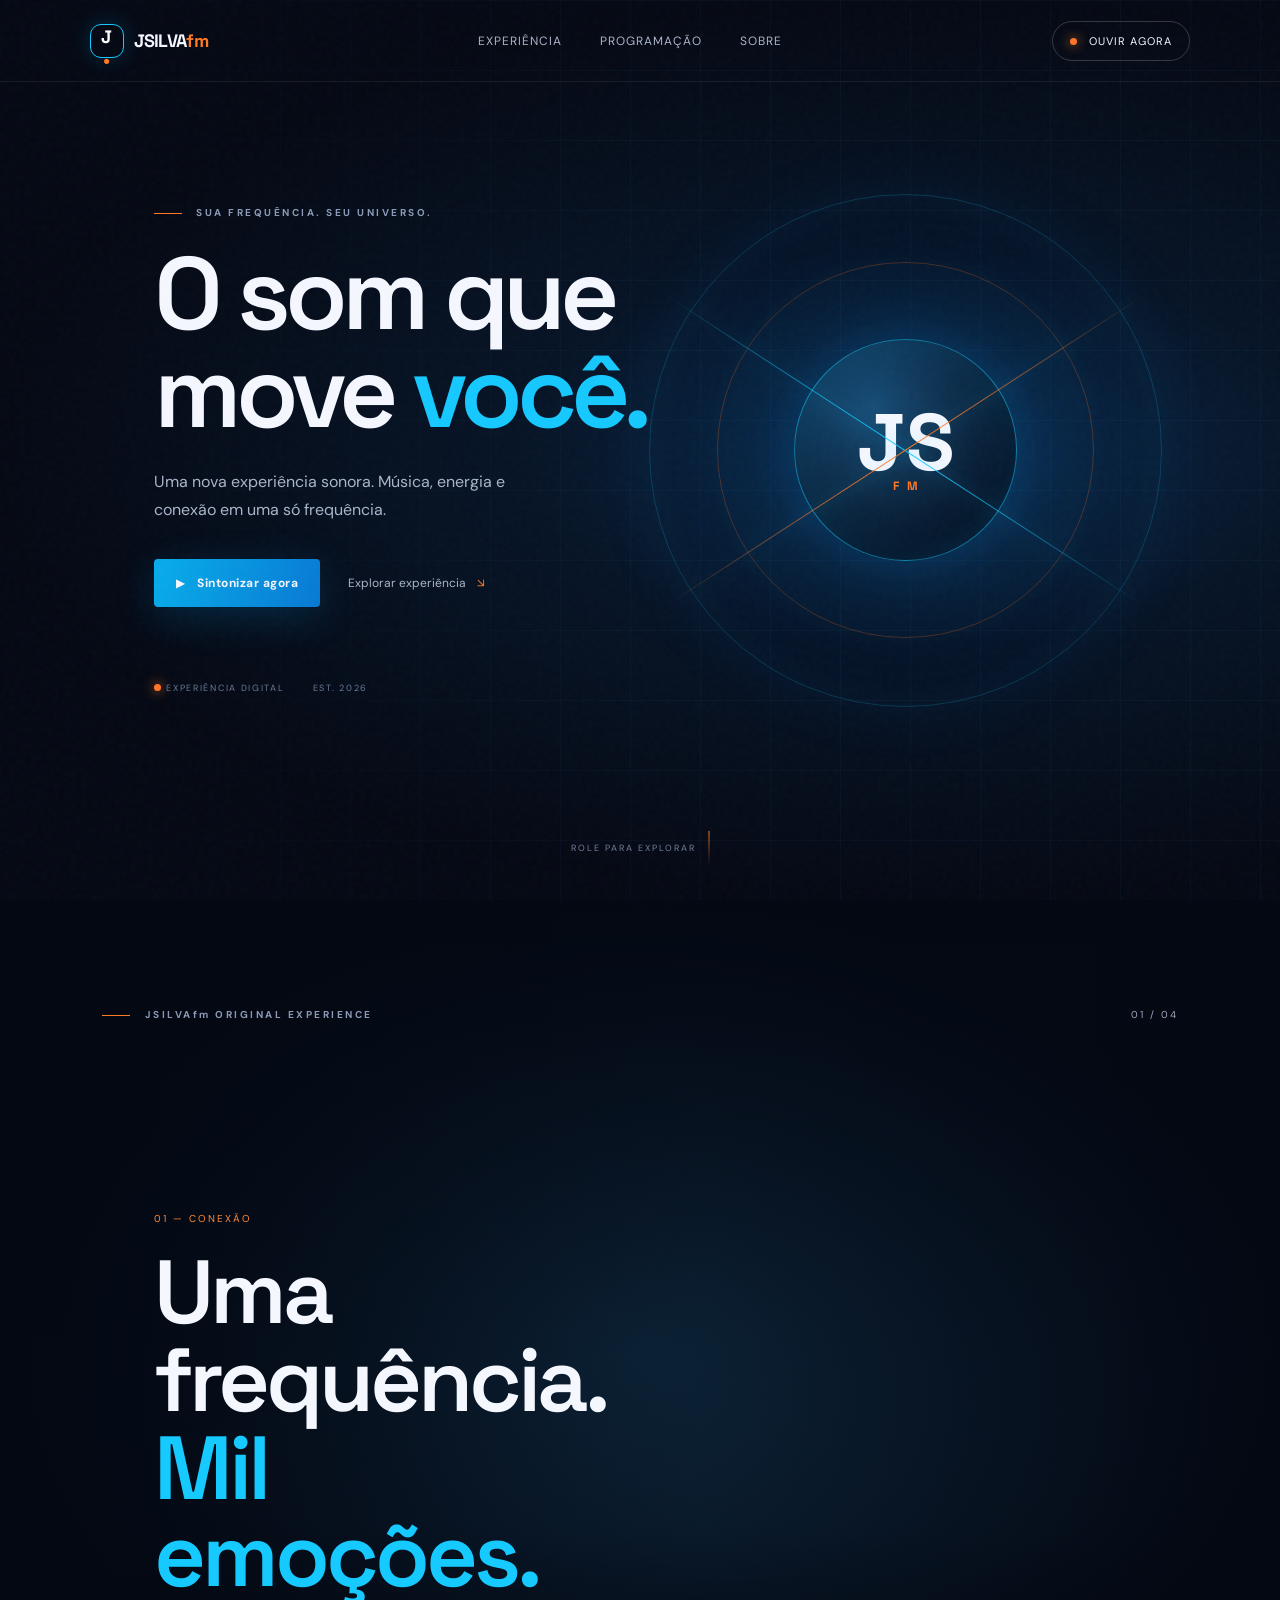
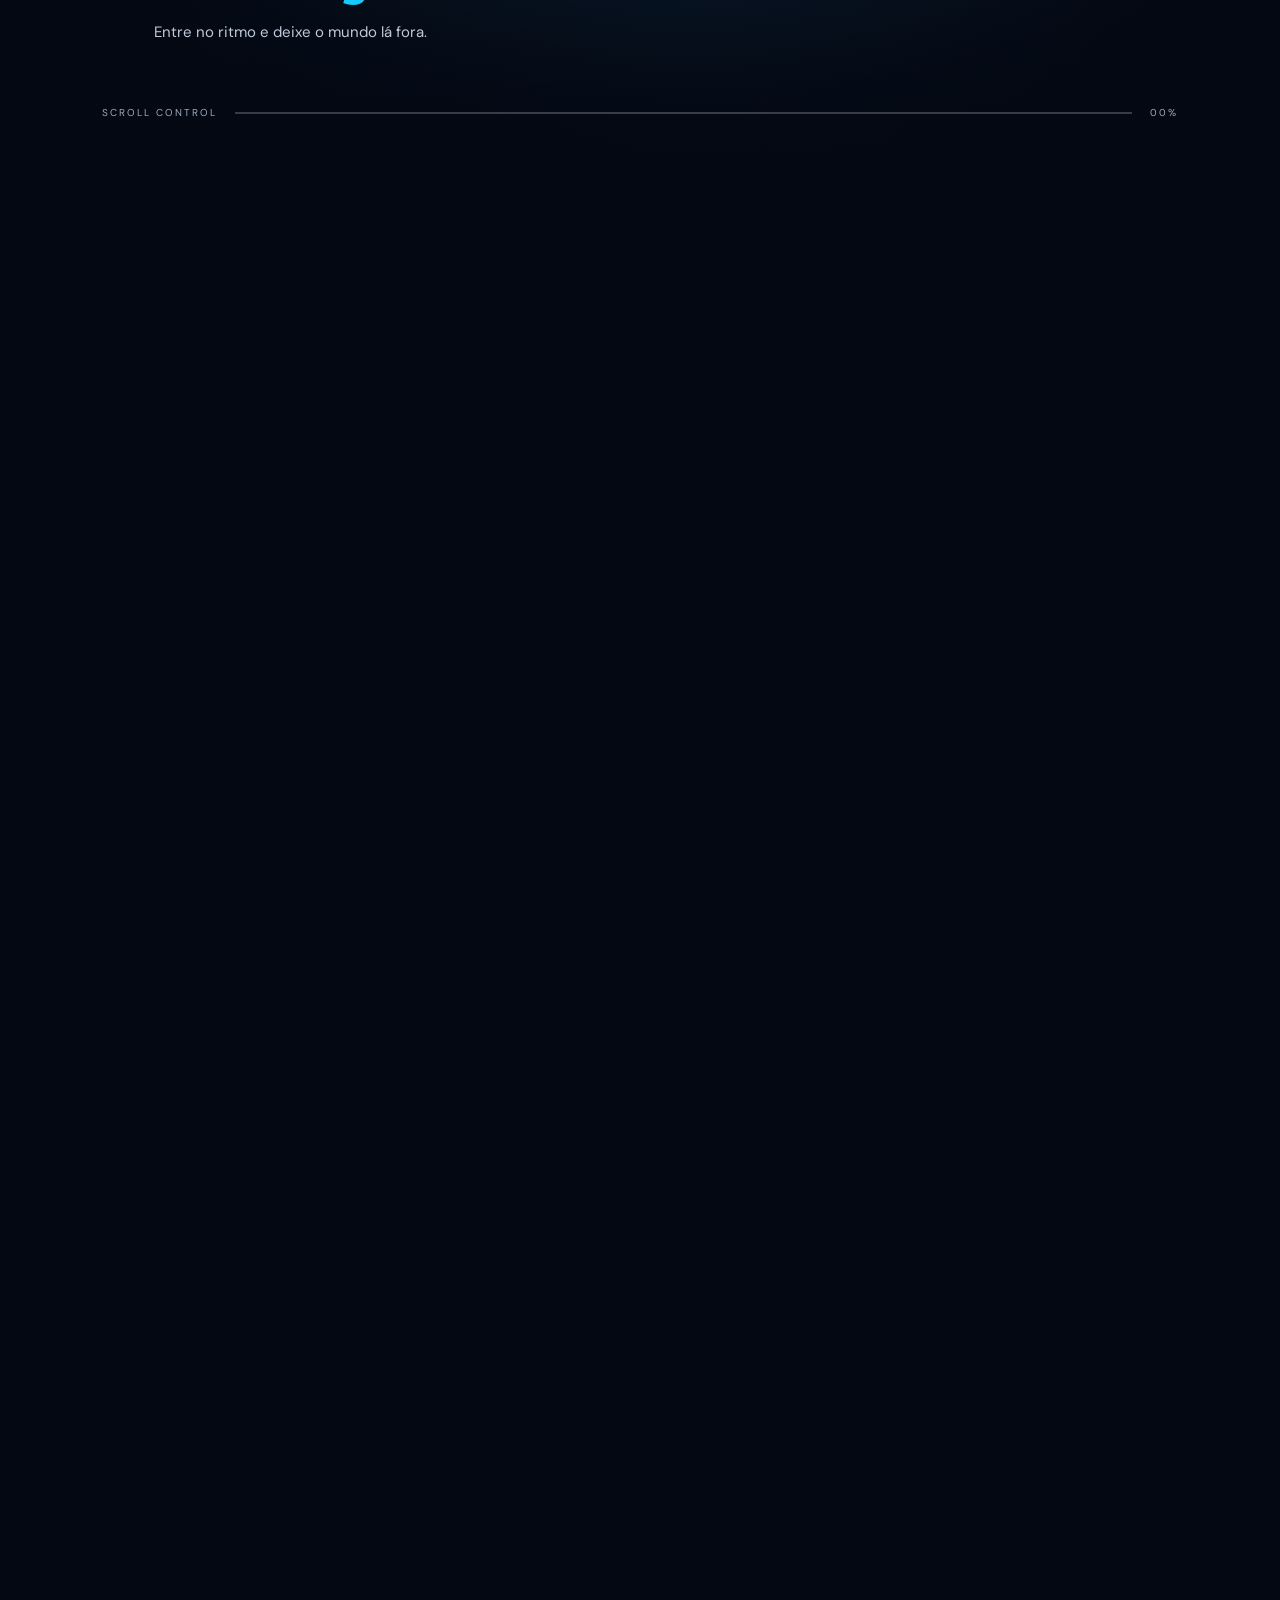
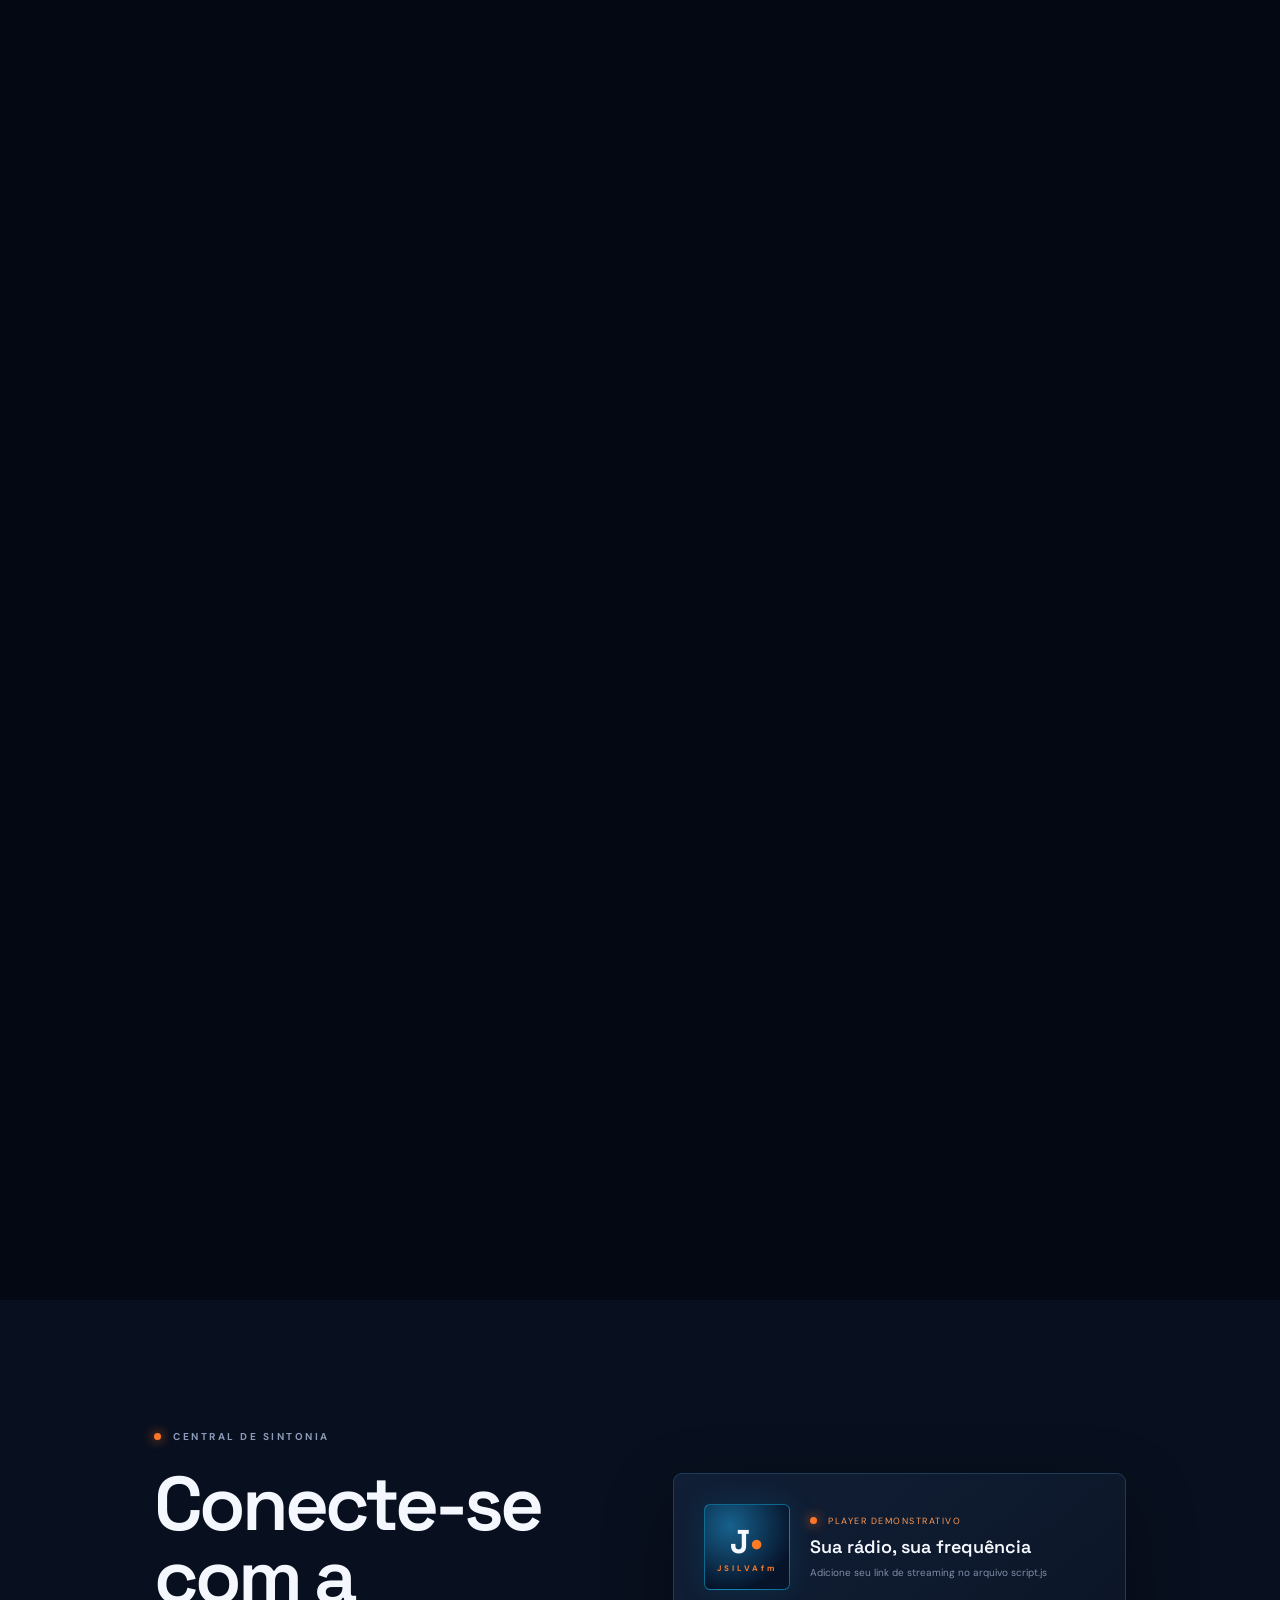
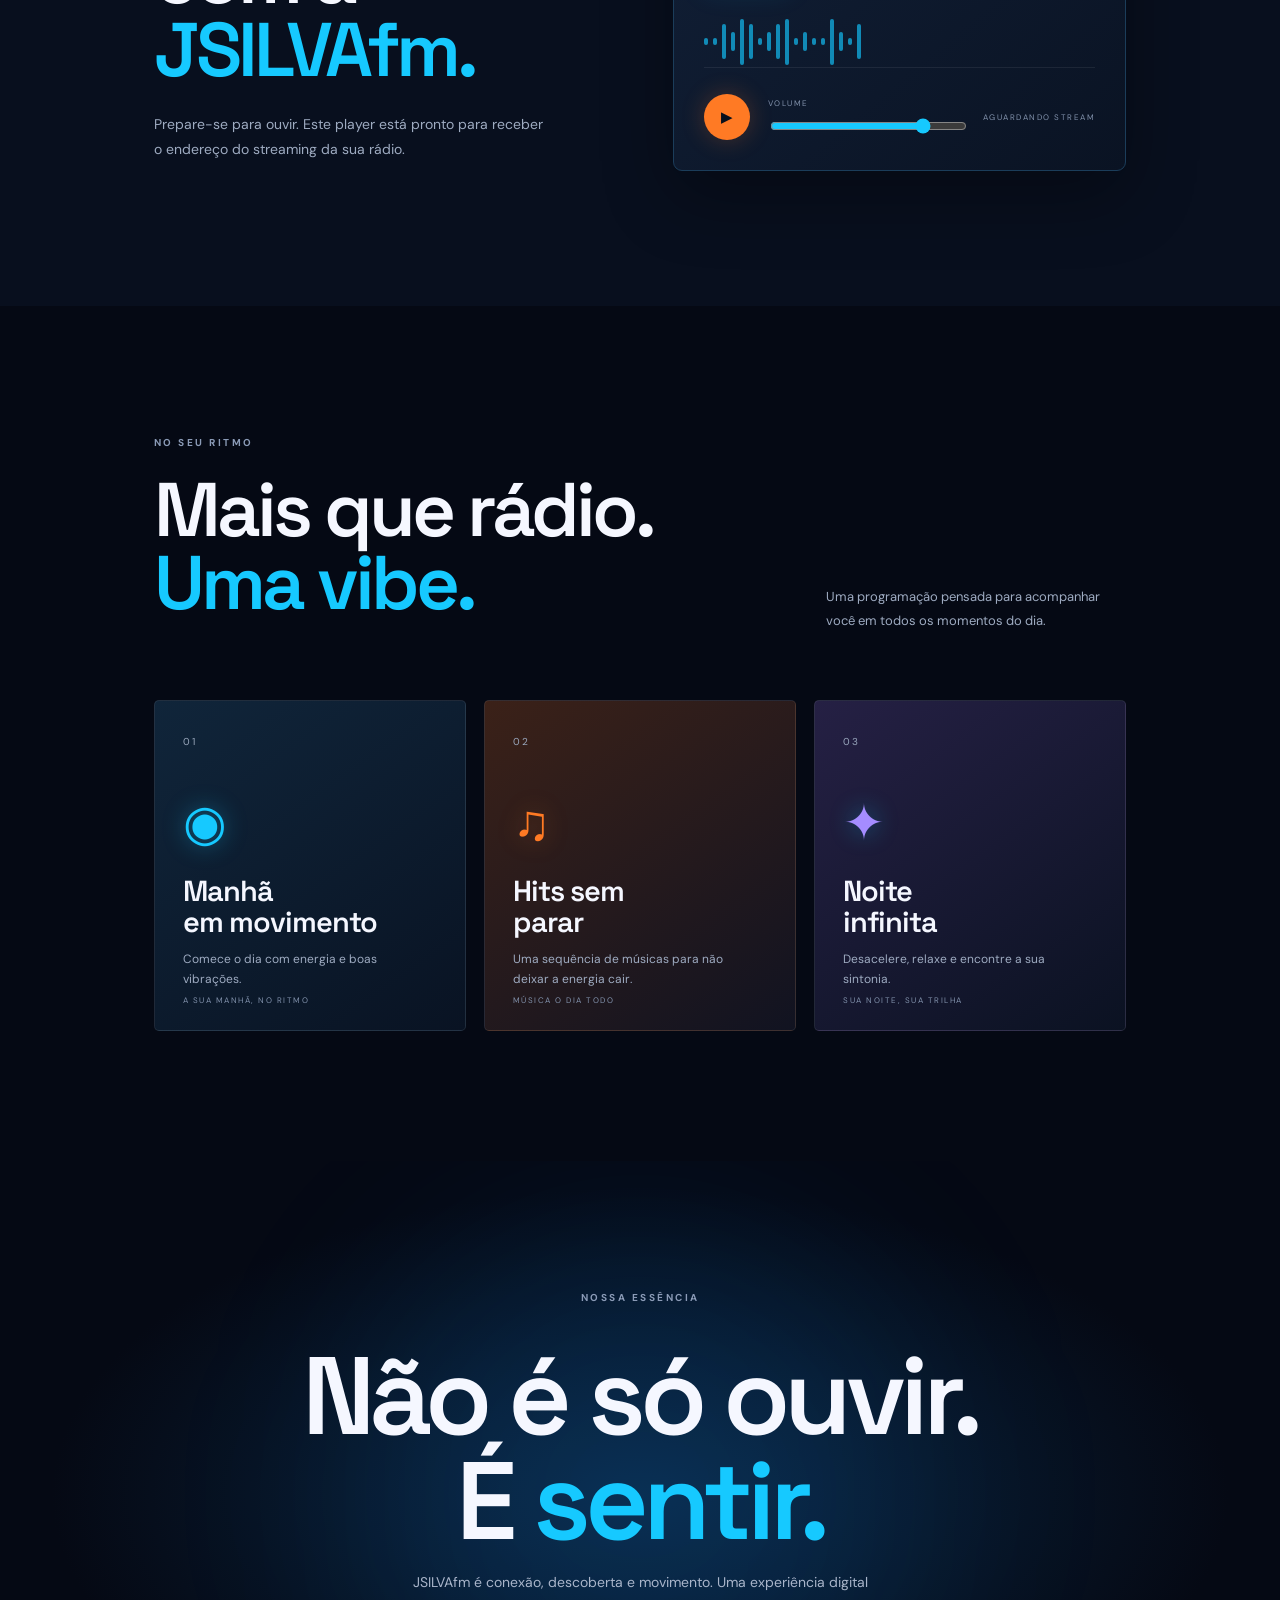
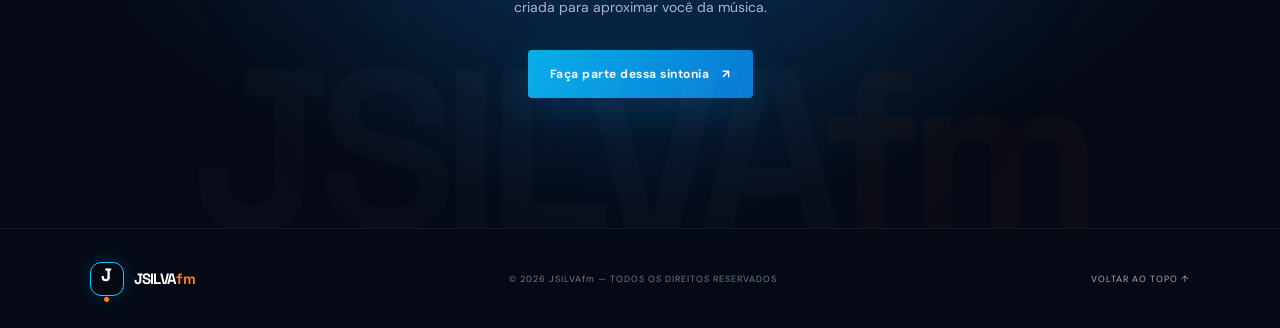
<file: index.html>
<!doctype html>
<html lang="pt-BR">
<head>
<meta charset="utf-8">
<meta name="viewport" content="width=device-width, initial-scale=1">
<meta name="theme-color" content="#050914">
<meta name="description" content="JSILVAfm — uma experiência de rádio cinematográfica.">
<title>JSILVAfm — Sinta a frequência</title>
<link rel="preconnect" href="https://fonts.googleapis.com">
<link rel="preconnect" href="https://fonts.gstatic.com" crossorigin>
<link href="https://fonts.googleapis.com/css2?family=DM+Sans:wght@400;500;600;700&family=Space+Grotesk:wght@400;500;600;700&display=swap" rel="stylesheet">
<link rel="stylesheet" href="style.css">
</head>
<body>
<div class="noise"></div>
<header class="topbar">
  <a class="brand" href="#inicio" aria-label="JSILVAfm início"><span class="brand-mark">J<span>•</span></span><span>JSILVA<span class="orange">fm</span></span></a>
  <nav class="desktop-nav"><a href="#experiencia">Experiência</a><a href="#programacao">Programação</a><a href="#sobre">Sobre</a></nav>
  <a class="listen-small" href="#ao-vivo"><span class="live-dot"></span> Ouvir agora</a>
  <button class="menu-toggle" aria-label="Abrir menu" aria-expanded="false">☰</button>
</header>
<main>
<section class="hero" id="inicio">
  <div class="hero-grid"></div><div class="hero-copy">
    <div class="eyebrow"><span class="eyebrow-line"></span> SUA FREQUÊNCIA. SEU UNIVERSO.</div>
    <h1>O som que<br>move <em>você.</em></h1>
    <p>Uma nova experiência sonora. Música, energia e conexão em uma só frequência.</p>
    <div class="hero-actions"><a class="btn-primary" href="#ao-vivo"><span class="play-icon">▶</span> Sintonizar agora</a><a class="text-link" href="#experiencia">Explorar experiência <span>↘</span></a></div>
    <div class="hero-meta"><span><i class="live-dot"></i> EXPERIÊNCIA DIGITAL</span><span>EST. 2026</span></div>
  </div>
  <div class="hero-orb"><div class="orb-ring ring-one"></div><div class="orb-ring ring-two"></div><div class="orb-core"><span>JS</span><small>FM</small></div><div class="orb-wave wave-a"></div><div class="orb-wave wave-b"></div></div>
  <div class="scroll-cue"><span>ROLE PARA EXPLORAR</span><b></b></div>
</section>
<section class="film-section" id="experiencia">
  <div class="film-sticky">
    <video id="scrollVideo" muted playsinline preload="auto" poster=""><source src="https://interactive-examples.mdn.mozilla.net/media/cc0-videos/flower.mp4" type="video/mp4"></video>
    <div class="video-shade"></div>
    <div class="film-top"><span class="eyebrow"><span class="eyebrow-line"></span> JSILVAfm ORIGINAL EXPERIENCE</span><span class="film-counter" id="counter">01 / 04</span></div>
    <div class="film-caption" aria-live="polite">
      <div class="caption-item active" data-step="0"><span class="caption-index">01 — CONEXÃO</span><h2>Uma frequência.<br><em>Mil emoções.</em></h2><p>Entre no ritmo e deixe o mundo lá fora.</p></div>
      <div class="caption-item" data-step="1"><span class="caption-index">02 — ENERGIA</span><h2>Viva cada<br><em>batida.</em></h2><p>Uma trilha sonora para acompanhar seus momentos.</p></div>
      <div class="caption-item" data-step="2"><span class="caption-index">03 — LIBERDADE</span><h2>Seu mundo.<br><em>Seu som.</em></h2><p>Descubra uma experiência feita para você.</p></div>
      <div class="caption-item" data-step="3"><span class="caption-index">04 — SINTONIA</span><h2>Aumente o som.<br><em>Sinta a diferença.</em></h2><p>JSILVAfm. A sua próxima sintonia começa aqui.</p></div>
    </div>
    <div class="film-bottom"><span>SCROLL CONTROL</span><div class="progress-track"><div id="filmProgress"></div></div><span id="progressLabel">00%</span></div>
  </div>
</section>
<section class="onair section-pad" id="ao-vivo">
  <div class="section-kicker"><span class="live-dot"></span> CENTRAL DE SINTONIA</div>
  <div class="onair-layout">
    <div><h2>Conecte-se<br>com a <em>JSILVAfm.</em></h2><p>Prepare-se para ouvir. Este player está pronto para receber o endereço do streaming da sua rádio.</p></div>
    <div class="player-card">
      <div class="player-head"><div class="cover-art"><span>J<span>•</span></span><small>JSILVAfm</small></div><div class="track-info"><span class="live-label"><i class="live-dot"></i> PLAYER DEMONSTRATIVO</span><strong>Sua rádio, sua frequência</strong><small>Adicione seu link de streaming no arquivo script.js</small></div></div>
      <div class="equalizer" aria-hidden="true"><i></i><i></i><i></i><i></i><i></i><i></i><i></i><i></i><i></i><i></i><i></i><i></i><i></i><i></i><i></i><i></i><i></i><i></i></div>
      <div class="player-controls"><button id="playRadio" class="round-play" aria-label="Tocar rádio">▶</button><div class="volume-wrap"><span>VOLUME</span><input id="volume" type="range" min="0" max="1" step=".01" value=".8"></div><span class="player-status" id="playerStatus">AGUARDANDO STREAM</span></div>
      <audio id="radioAudio" preload="none"></audio>
    </div>
  </div>
</section>
<section class="programs section-pad" id="programacao">
  <div class="section-heading"><div><div class="section-kicker">NO SEU RITMO</div><h2>Mais que rádio.<br><em>Uma vibe.</em></h2></div><p>Uma programação pensada para acompanhar você em todos os momentos do dia.</p></div>
  <div class="program-grid">
    <article class="program-card card-blue"><span class="card-number">01</span><div class="card-symbol">◉</div><h3>Manhã<br>em movimento</h3><p>Comece o dia com energia e boas vibrações.</p><span class="card-time">A SUA MANHÃ, NO RITMO</span></article>
    <article class="program-card card-orange"><span class="card-number">02</span><div class="card-symbol">♫</div><h3>Hits sem<br>parar</h3><p>Uma sequência de músicas para não deixar a energia cair.</p><span class="card-time">MÚSICA O DIA TODO</span></article>
    <article class="program-card card-violet"><span class="card-number">03</span><div class="card-symbol">✦</div><h3>Noite<br>infinita</h3><p>Desacelere, relaxe e encontre a sua sintonia.</p><span class="card-time">SUA NOITE, SUA TRILHA</span></article>
  </div>
</section>
<section class="manifesto section-pad" id="sobre"><div class="manifesto-glow"></div><div class="section-kicker">NOSSA ESSÊNCIA</div><h2>Não é só ouvir.<br>É <em>sentir.</em></h2><p>JSILVAfm é conexão, descoberta e movimento. Uma experiência digital criada para aproximar você da música.</p><a href="#ao-vivo" class="btn-primary">Faça parte dessa sintonia <span>↗</span></a><div class="manifesto-watermark">JSILVA<span>fm</span></div></section>
</main>
<footer><a class="brand" href="#inicio"><span class="brand-mark">J<span>•</span></span><span>JSILVA<span class="orange">fm</span></span></a><span>© 2026 JSILVAfm — TODOS OS DIREITOS RESERVADOS</span><a href="#inicio">VOLTAR AO TOPO ↑</a></footer>
<script src="script.js"></script>
</body></html>
</file>
<file: style.css>
*{box-sizing:border-box}html{scroll-behavior:smooth;background:#050914}body{margin:0;background:#050914;color:#f5f7ff;font-family:"DM Sans",sans-serif;overflow-x:hidden}a{color:inherit;text-decoration:none}.noise{position:fixed;inset:0;pointer-events:none;z-index:20;opacity:.045;background-image:url("data:image/svg+xml,%3Csvg viewBox='0 0 180 180' xmlns='http://www.w3.org/2000/svg'%3E%3Cfilter id='n'%3E%3CfeTurbulence type='fractalNoise' baseFrequency='.9' numOctaves='3' stitchTiles='stitch'/%3E%3C/filter%3E%3Crect width='100%25' height='100%25' filter='url(%23n)' opacity='.55'/%3E%3C/svg%3E")}.topbar{height:82px;padding:0 7vw;display:flex;align-items:center;justify-content:space-between;position:absolute;z-index:10;top:0;width:100%;border-bottom:1px solid #ffffff13}.brand{display:flex;align-items:center;gap:10px;font:700 18px "Space Grotesk";letter-spacing:-.7px}.brand-mark{display:grid;place-items:center;width:34px;height:34px;border:1px solid #16c9ff;border-radius:11px;color:#fff;font-size:18px;box-shadow:0 0 22px #00baff33}.brand-mark span,.orange{color:#ff7a24}.desktop-nav{display:flex;gap:38px;color:#aab4c9;font-size:12px;letter-spacing:1px;text-transform:uppercase}.desktop-nav a:hover,.text-link:hover{color:#fff}.listen-small{font-size:11px;letter-spacing:1px;text-transform:uppercase;border:1px solid #ffffff30;padding:12px 17px;border-radius:30px}.live-dot{display:inline-block;width:7px;height:7px;border-radius:50%;background:#ff7628;box-shadow:0 0 12px #ff7628;margin-right:8px;animation:pulse 1.5s infinite}.menu-toggle{display:none;background:none;border:0;color:white;font-size:24px}.hero{min-height:760px;height:100svh;max-height:1100px;position:relative;display:flex;align-items:center;padding:100px 12vw;overflow:hidden;background:radial-gradient(ellipse at 72% 50%,#0b2a4a 0%,#071426 31%,#050914 70%)}.hero-grid{position:absolute;inset:0;background-image:linear-gradient(#5bbfff0a 1px,transparent 1px),linear-gradient(90deg,#5bbfff0a 1px,transparent 1px);background-size:70px 70px;mask-image:linear-gradient(90deg,transparent,#000 50%,#000)}.hero-copy{position:relative;z-index:2;max-width:620px}.eyebrow,.section-kicker{font-size:10px;letter-spacing:2.5px;color:#8b9bb7;font-weight:700}.eyebrow-line{display:inline-block;width:28px;height:1px;background:#ff7a24;vertical-align:middle;margin-right:10px}.hero h1,.section-heading h2,.onair h2,.manifesto h2{font:600 clamp(58px,8vw,108px)/.96 "Space Grotesk";letter-spacing:-6px;margin:26px 0}.hero h1 em,.section-heading h2 em,.onair h2 em,.manifesto h2 em{font-style:normal;color:#16c9ff}.hero-copy>p{max-width:410px;color:#a9b5ca;font-size:16px;line-height:1.8}.hero-actions{display:flex;align-items:center;gap:28px;margin-top:34px}.btn-primary{display:inline-flex;align-items:center;gap:13px;background:linear-gradient(110deg,#08aeea,#0879d4);padding:16px 22px;border-radius:4px;font-size:12px;font-weight:700;letter-spacing:.5px;box-shadow:0 10px 40px #009ce733;transition:.25s}.btn-primary:hover{transform:translateY(-3px);box-shadow:0 15px 45px #009ce766}.play-icon{font-size:11px}.text-link{font-size:12px;color:#aab4c9}.text-link span{color:#ff7a24;margin-left:8px}.hero-meta{display:flex;gap:28px;margin-top:75px;color:#697a98;font-size:9px;letter-spacing:1.7px}.hero-meta i{margin-right:2px}.hero-orb{position:absolute;width:min(48vw,570px);aspect-ratio:1;right:7%;top:50%;transform:translateY(-50%);border-radius:50%;display:grid;place-items:center}.orb-ring{position:absolute;border:1px solid #16c9ff35;border-radius:50%;inset:5%;box-shadow:0 0 70px #008dff12,inset 0 0 70px #008dff12}.ring-two{inset:17%;border-color:#ff7a2440;animation:spin 22s linear infinite}.orb-core{width:39%;aspect-ratio:1;border-radius:50%;display:flex;align-items:center;justify-content:center;flex-direction:column;background:radial-gradient(circle at 35% 30%,#174d78,#061326 70%);border:1px solid #16c9ff8a;box-shadow:0 0 90px #008fff55,inset 0 0 50px #00baff24;font:700 80px "Space Grotesk";position:relative}.orb-core>span{line-height:.9}.orb-core small{font-size:12px;letter-spacing:8px;color:#ff7a24;margin-left:8px}.orb-wave{position:absolute;width:100%;height:1px;background:linear-gradient(90deg,transparent,#14c9ff,transparent);transform:rotate(33deg);filter:drop-shadow(0 0 9px #16c9ff)}.wave-b{transform:rotate(-33deg);background:linear-gradient(90deg,transparent,#ff7a24,transparent)}.scroll-cue{position:absolute;bottom:35px;left:50%;transform:translateX(-50%);display:flex;align-items:center;gap:13px;color:#71819b;font-size:9px;letter-spacing:2px}.scroll-cue b{height:34px;width:1px;background:linear-gradient(#ff7a24,transparent)}@keyframes spin{to{transform:rotate(360deg)}}@keyframes pulse{50%{opacity:.4;box-shadow:0 0 2px #ff7628}}.film-section{height:400vh;position:relative;background:#030812}.film-sticky{height:100svh;min-height:550px;position:sticky;top:0;overflow:hidden;background:radial-gradient(ellipse at 50% 50%,#153b59,#050914 70%)}#scrollVideo{position:absolute;width:100%;height:100%;object-fit:cover;opacity:.58;filter:saturate(.75) contrast(1.1);transform:scale(1.04)}.video-shade{position:absolute;inset:0;background:linear-gradient(90deg,#030812d9 0%,#03081266 55%,#03081288 100%),linear-gradient(0deg,#030812 0%,transparent 30%,#03081288 100%)}.film-top,.film-bottom{position:absolute;left:8vw;right:8vw;display:flex;align-items:center;justify-content:space-between}.film-top{top:12%}.film-counter,.film-bottom{font-size:10px;letter-spacing:2px;color:#9caac0}.film-caption{position:absolute;left:12vw;top:34%;max-width:720px}.caption-item{position:absolute;opacity:0;transform:translateY(30px);transition:opacity .6s,transform .6s;pointer-events:none}.caption-item.active{opacity:1;transform:translateY(0)}.caption-index{font-size:10px;letter-spacing:2px;color:#ff8a39}.caption-item h2{font:600 clamp(48px,7vw,92px)/.98 "Space Grotesk";letter-spacing:-4px;margin:22px 0}.caption-item h2 em{font-style:normal;color:#16c9ff}.caption-item p{color:#c0cada;font-size:15px}.film-bottom{bottom:9%;gap:18px}.progress-track{height:2px;background:#ffffff35;flex:1}.progress-track div{height:100%;width:0;background:#ff7a24;box-shadow:0 0 10px #ff7a24}.section-pad{padding:130px 12vw}.onair{background:#080f1e;position:relative}.section-kicker{margin-bottom:25px}.onair-layout{display:grid;grid-template-columns:1fr 1.05fr;gap:9%;align-items:center}.onair h2,.section-heading h2{font-size:clamp(48px,6vw,76px);letter-spacing:-4px;margin:0 0 25px}.onair-layout>div:first-child p{max-width:390px;color:#9eabc1;line-height:1.8;font-size:14px}.player-card{padding:30px;background:linear-gradient(140deg,#111f36,#0a1323);border:1px solid #1b3d5a;border-radius:9px;box-shadow:0 25px 70px #0005}.player-head{display:flex;gap:20px;align-items:center}.cover-art{width:86px;height:86px;border-radius:6px;background:radial-gradient(circle at 30% 25%,#17618d,#061329 75%);border:1px solid #16c9ff77;display:flex;align-items:center;justify-content:center;flex-direction:column;font:700 33px "Space Grotesk";box-shadow:0 0 30px #00baff22}.cover-art span span{color:#ff7a24}.cover-art small{font:700 8px "DM Sans";letter-spacing:3px;color:#ff7a24}.track-info{display:flex;flex-direction:column;gap:8px}.live-label{font-size:9px;color:#ff9a55;letter-spacing:1.5px}.track-info strong{font:600 18px "Space Grotesk"}.track-info small{font-size:10px;color:#7f8ea8}.equalizer{height:52px;display:flex;align-items:center;gap:5px;margin:26px 0;border-bottom:1px solid #ffffff12}.equalizer i{width:4px;height:15%;background:#12baf1;border-radius:5px;opacity:.7}.equalizer i:nth-child(3n){height:70%}.equalizer i:nth-child(4n){height:38%}.equalizer i:nth-child(5n){height:90%}.equalizer.playing i{animation:equalize .7s ease-in-out infinite alternate}.equalizer.playing i:nth-child(2n){animation-delay:.2s}.equalizer.playing i:nth-child(3n){animation-delay:.4s}@keyframes equalize{to{height:95%}}.player-controls{display:flex;align-items:center;gap:18px}.round-play{width:46px;height:46px;border:0;border-radius:50%;background:#ff7a24;color:#08101d;cursor:pointer;font-size:15px;box-shadow:0 0 25px #ff7a243d}.volume-wrap{display:flex;flex-direction:column;gap:8px;flex:1}.volume-wrap span,.player-status{font-size:8px;letter-spacing:1.5px;color:#8292ac}.volume-wrap input{width:100%;accent-color:#16c9ff}.player-status{white-space:nowrap}.programs{background:#050914}.section-heading{display:flex;justify-content:space-between;align-items:end;margin-bottom:55px}.section-heading>p{max-width:300px;color:#9eabc1;line-height:1.8;font-size:13px}.program-grid{display:grid;grid-template-columns:repeat(3,1fr);gap:18px}.program-card{min-height:330px;padding:28px;position:relative;overflow:hidden;border:1px solid #ffffff17;border-radius:5px;background:linear-gradient(145deg,#10253a,#091323);transition:.3s}.program-card:hover{transform:translateY(-8px);border-color:#16c9ff77}.card-orange{background:linear-gradient(145deg,#3b2118,#111321)}.card-violet{background:linear-gradient(145deg,#252044,#0b1222)}.card-number{font-size:10px;color:#9aa8bd;letter-spacing:2px}.card-symbol{font-size:50px;color:#16c9ff;margin:40px 0 20px;text-shadow:0 0 25px #16c9ff66}.card-orange .card-symbol{color:#ff7a24;text-shadow:0 0 25px #ff7a2466}.card-violet .card-symbol{color:#a58cff}.program-card h3{font:600 29px/1.05 "Space Grotesk";margin:0 0 12px;letter-spacing:-1px}.program-card p{font-size:12px;line-height:1.7;color:#9eabc1;max-width:240px}.card-time{position:absolute;bottom:25px;left:28px;font-size:8px;letter-spacing:1.5px;color:#8292ac}.manifesto{min-height:650px;position:relative;text-align:center;display:flex;align-items:center;justify-content:center;flex-direction:column;overflow:hidden;background:radial-gradient(ellipse at center,#0b2743,#050914 65%)}.manifesto-glow{position:absolute;width:550px;height:550px;border-radius:50%;background:#008fff18;filter:blur(100px)}.manifesto>*:not(.manifesto-glow){position:relative}.manifesto h2{font-size:clamp(60px,9vw,110px);margin:15px 0}.manifesto p{max-width:460px;color:#a9b5ca;line-height:1.8;font-size:14px;margin:0 0 30px}.manifesto-watermark{position:absolute!important;bottom:-70px;font:700 clamp(90px,18vw,230px) "Space Grotesk";color:#ffffff05;letter-spacing:-15px;white-space:nowrap;pointer-events:none}.manifesto-watermark span{color:#ff7a2408}footer{min-height:100px;padding:25px 7vw;display:flex;align-items:center;justify-content:space-between;border-top:1px solid #ffffff13;color:#6e7d96;font-size:9px;letter-spacing:1px}footer .brand{color:#fff;font-size:15px}footer>a:last-child{color:#9eabc1}@media(max-width:800px){.topbar{height:70px;padding:0 6vw}.desktop-nav{display:none}.menu-toggle{display:block}.listen-small{margin-left:auto;margin-right:18px}.hero{padding:120px 8vw 90px;min-height:800px;align-items:flex-start}.hero h1{font-size:clamp(60px,13vw,90px);letter-spacing:-4px}.hero-orb{width:78vw;right:-15%;top:67%;opacity:.7}.hero-copy{max-width:100%}.hero-meta{margin-top:45px}.section-pad{padding:95px 8vw}.film-section{height:320vh}.film-sticky{min-height:500px}.film-caption{left:8vw;right:8vw;top:37%}.caption-item h2{font-size:clamp(46px,10vw,72px);letter-spacing:-3px}.film-top,.film-bottom{left:8vw;right:8vw}.onair-layout{grid-template-columns:1fr;gap:38px}.section-heading{display:block}.section-heading>p{margin-top:25px}.program-grid{grid-template-columns:1fr}.program-card{min-height:280px}.card-symbol{margin:25px 0 15px}.manifesto{min-height:570px}footer{gap:20px;flex-wrap:wrap}footer>span{order:3;width:100%}}@media(max-width:430px){.listen-small{font-size:9px;padding:10px 12px}.brand{font-size:16px}.hero-actions{align-items:flex-start;flex-direction:column;gap:20px}.hero-meta{font-size:8px;gap:16px}.player-card{padding:20px}.player-head{gap:13px}.cover-art{width:68px;height:68px}.track-info strong{font-size:15px}.player-status{font-size:7px}.film-bottom{gap:10px;font-size:8px}.caption-item p{font-size:13px}}.mobile-nav{display:none;position:absolute;top:70px;left:0;right:0;padding:20px 8vw;background:#071426;border-bottom:1px solid #16c9ff44;flex-direction:column;gap:18px;font-size:12px;text-transform:uppercase;letter-spacing:1px}.mobile-nav.show{display:flex}.video-unavailable #scrollVideo{display:none}.video-unavailable .film-sticky{background:radial-gradient(ellipse at 70% 45%,#17547b,#050914 70%)}
</file>
